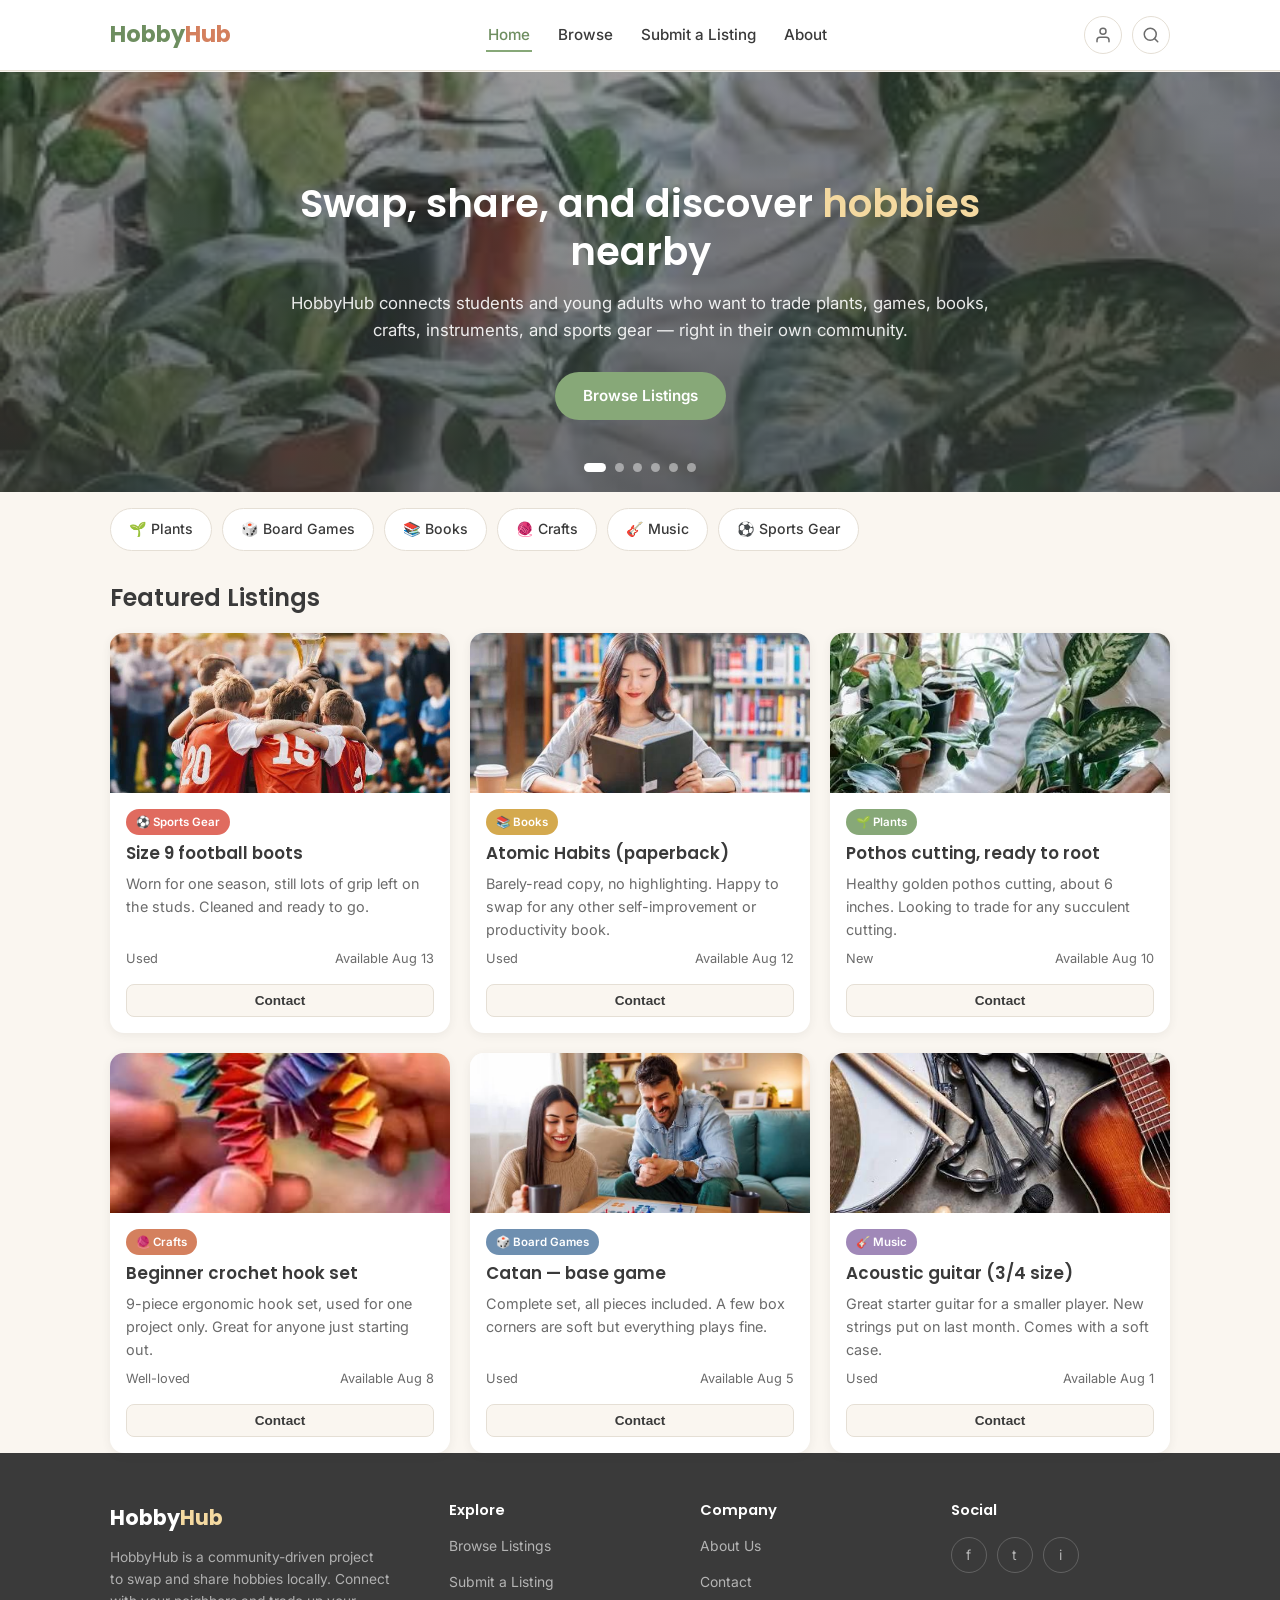
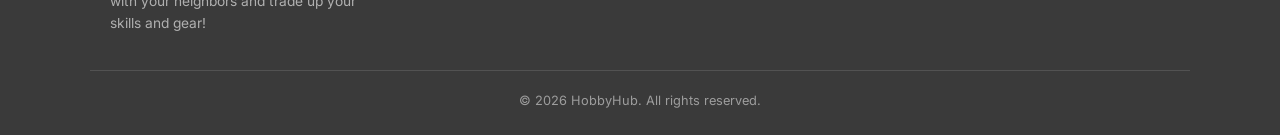
<file: index.html>
<!DOCTYPE html>
<html lang="en">
<head>
  <meta charset="UTF-8">
  <meta name="viewport" content="width=device-width, initial-scale=1.0">
  <title>HobbyHub — Local Hobby Swap &amp; Share</title>
  <meta name="description" content="Find and share hobby items and skills with your local community — plants, games, books, crafts, music, and sports gear.">
  <link rel="stylesheet" href="css/styles.css">
</head>
<body>

  <header class="site-header">
    <nav class="nav-wrapper" aria-label="Main navigation">
      <a href="index.html" class="logo">Hobby<span>Hub</span></a>

      <div class="nav-actions">
        <div class="nav-search-wrap" id="navSearchWrap">
          <button class="nav-search-toggle" id="navSearchToggle" aria-label="Toggle search" aria-expanded="false">
            <svg viewBox="0 0 24 24" fill="none" stroke="currentColor" stroke-width="2" stroke-linecap="round" stroke-linejoin="round">
              <circle cx="11" cy="11" r="8"></circle>
              <line x1="21" y1="21" x2="16.65" y2="16.65"></line>
            </svg>
          </button>
          <form class="nav-search" id="navSearchForm" role="search">
            <input
              type="search"
              id="navSearchInput"
              class="nav-search-input"
              placeholder="Search listings..."
              aria-label="Search listings">
          </form>
        </div>

        <div class="nav-user" id="navUser">
          <button class="user-icon-btn" id="userIconBtn" aria-haspopup="true" aria-expanded="false" aria-label="Account menu">
            <svg viewBox="0 0 24 24" fill="none" stroke="currentColor" stroke-width="2" stroke-linecap="round" stroke-linejoin="round">
              <path d="M20 21v-2a4 4 0 0 0-4-4H8a4 4 0 0 0-4 4v2"></path>
              <circle cx="12" cy="7" r="4"></circle>
            </svg>
          </button>
          <div class="user-dropdown" id="userDropdown">
            <a href="#" class="dropdown-item">Log In</a>
            <a href="#" class="dropdown-item">Sign Up</a>
          </div>
        </div>

        <button class="nav-toggle" id="navToggle" aria-label="Toggle navigation menu" aria-expanded="false">&#9776;</button>
      </div>

      <ul class="nav-links" id="navLinks">
        <li><a href="index.html" aria-current="page">Home</a></li>
        <li><a href="browse.html">Browse</a></li>
        <li><a href="submit.html">Submit a Listing</a></li>
        <li><a href="about.html">About</a></li>
      </ul>
    </nav>
  </header>

  <main>
    <section class="hero" id="heroSlider">
      <div class="hero-slides">
        <div class="hero-slide active" style="background-image:url('images/hero-plant.jpeg')"></div>
        <div class="hero-slide" style="background-image:url('images/hero-games.jpeg')"></div>
        <div class="hero-slide" style="background-image:url('images/hero-books.jpeg')"></div>
        <div class="hero-slide" style="background-image:url('images/hero-craft.jpeg')"></div>
        <div class="hero-slide" style="background-image:url('images/hero-music.jpeg')"></div>
        <div class="hero-slide" style="background-image:url('images/hero-sport.jpeg')"></div>
      </div>
      <div class="hero-overlay"></div>

      <div class="hero-inner">
        <h1>Swap, share, and discover <span>hobbies</span> nearby</h1>
        <p>HobbyHub connects students and young adults who want to trade plants, games, books, crafts, instruments, and sports gear — right in their own community.</p>
        <a href="browse.html" class="btn btn-primary">Browse Listings</a>
      </div>

      <div class="hero-dots" id="heroDots" role="group" aria-label="Hero image slides">
        <button class="hero-dot active" data-slide="0" aria-label="Show plants slide"></button>
        <button class="hero-dot" data-slide="1" aria-label="Show board games slide"></button>
        <button class="hero-dot" data-slide="2" aria-label="Show books slide"></button>
        <button class="hero-dot" data-slide="3" aria-label="Show crafts slide"></button>
        <button class="hero-dot" data-slide="4" aria-label="Show music slide"></button>
        <button class="hero-dot" data-slide="5" aria-label="Show sports slide"></button>
      </div>
    </section>

    <nav class="category-pills" aria-label="Browse by category">
      <a href="browse.html?category=plants" class="pill">🌱 Plants</a>
      <a href="browse.html?category=games" class="pill">🎲 Board Games</a>
      <a href="browse.html?category=books" class="pill">📚 Books</a>
      <a href="browse.html?category=crafts" class="pill">🧶 Crafts</a>
      <a href="browse.html?category=music" class="pill">🎸 Music</a>
      <a href="browse.html?category=sports" class="pill">⚽ Sports Gear</a>
    </nav>

    <section class="container">
      <h2 class="section-title">Featured Listings</h2>
      <div class="listings-grid" id="featuredGrid">
        <!-- Populated dynamically by js/listings-data.js + js/main.js -->
      </div>
    </section>
  </main>

<footer class="site-footer">
  <div class="container footer-inner">
    <div class="footer-brand">
      <a href="index.html" class="logo">Hobby<span>Hub</span></a>
      <p>HobbyHub is a community-driven project to swap and share hobbies locally. Connect with your neighbors and trade up your skills and gear!</p>
    </div>
    <div class="footer-col">
      <h3>Explore</h3>
      <ul>
        <li><a href="browse.html">Browse Listings</a></li>
        <li><a href="submit.html">Submit a Listing</a></li>
      </ul>
    </div>
    <div class="footer-col">
      <h3>Company</h3>
      <ul>
        <li><a href="about.html">About Us</a></li>
        <li><a href="mailto:contact@hobbyhub.local">Contact</a></li>
      </ul>
    </div>
    <div class="footer-col">
      <h3>Social</h3>
      <div class="footer-social">
        <a href="#" aria-label="Facebook">f</a>
        <a href="#" aria-label="Twitter">t</a>
        <a href="#" aria-label="Instagram">i</a>
      </div>
    </div>
  </div>
  <div class="footer-bottom">
    <p>&copy; 2026 HobbyHub. All rights reserved.</p>
  </div>
</footer>

  <script src="js/listings-data.js"></script>
  <script src="js/main.js"></script>
</body>
</html>
</file>
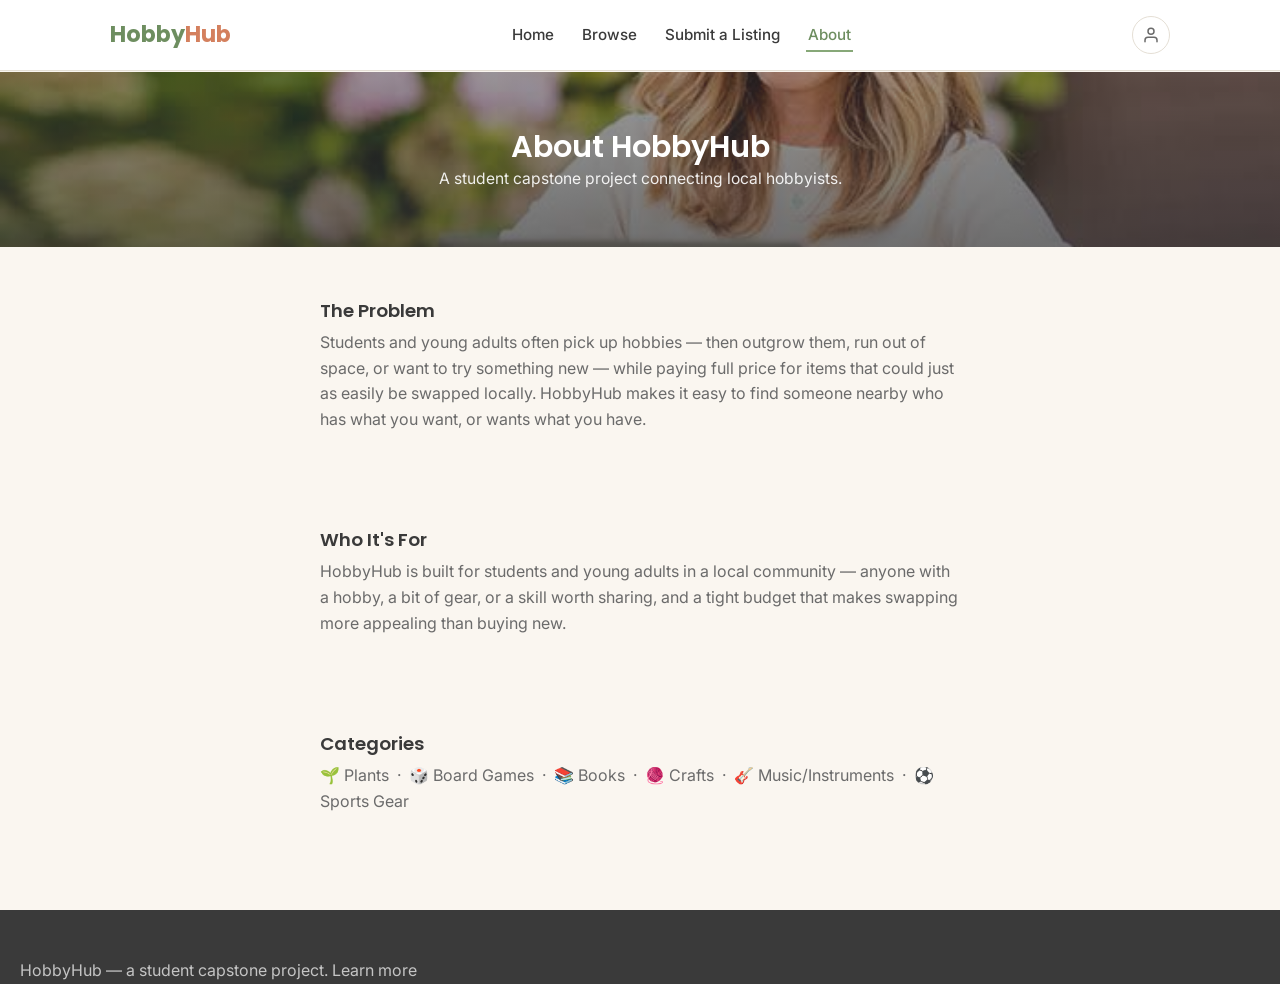
<file: about.html>
<!DOCTYPE html>
<html lang="en">
<head>
  <meta charset="UTF-8">
  <meta name="viewport" content="width=device-width, initial-scale=1.0">
  <title>About — HobbyHub</title>
  <meta name="description" content="Learn about HobbyHub's mission to connect local hobbyists through swapping and sharing.">
  <link rel="stylesheet" href="css/styles.css">
</head>
<body>

  <header class="site-header">
    <nav class="nav-wrapper" aria-label="Main navigation">
      <a href="index.html" class="logo">Hobby<span>Hub</span></a>

      <form class="nav-search" id="navSearchForm" role="search">
        <input
          type="search"
          id="navSearchInput"
          class="nav-search-input"
          placeholder="Search listings..."
          aria-label="Search listings">
      </form>

      <div class="nav-actions">
        <div class="nav-user" id="navUser">
          <button class="user-icon-btn" id="userIconBtn" aria-haspopup="true" aria-expanded="false" aria-label="Account menu">
            <svg viewBox="0 0 24 24" fill="none" stroke="currentColor" stroke-width="2" stroke-linecap="round" stroke-linejoin="round">
              <path d="M20 21v-2a4 4 0 0 0-4-4H8a4 4 0 0 0-4 4v2"></path>
              <circle cx="12" cy="7" r="4"></circle>
            </svg>
          </button>
          <div class="user-dropdown" id="userDropdown">
            <a href="#" class="dropdown-item">Log In</a>
            <a href="#" class="dropdown-item">Sign Up</a>
          </div>
        </div>

        <button class="nav-toggle" id="navToggle" aria-label="Toggle navigation menu" aria-expanded="false">&#9776;</button>
      </div>

      <ul class="nav-links" id="navLinks">
        <li><a href="index.html">Home</a></li>
        <li><a href="browse.html">Browse</a></li>
        <li><a href="submit.html">Submit a Listing</a></li>
        <li><a href="about.html" aria-current="page">About</a></li>
      </ul>
    </nav>
  </header>

  <main>
    <section class="page-hero page-hero-about">
      <div class="page-hero-inner">
        <h1 style="margin-bottom:0;">About HobbyHub</h1>
        <p>A student capstone project connecting local hobbyists.</p>
      </div>
    </section>
    <div class="container">
    <article style="max-width:640px; margin:0 auto; padding:24px 0 48px;">
      <section style="margin-bottom:28px;">
        <h2 style="font-size:1.15rem; margin-bottom:8px;">The Problem</h2>
        <p style="color:var(--color-text-light);">
          Students and young adults often pick up hobbies — then outgrow them, run out of space,
          or want to try something new — while paying full price for items that could just as
          easily be swapped locally. HobbyHub makes it easy to find someone nearby who has what
          you want, or wants what you have.
        </p>
      </section>

      <section style="margin-bottom:28px;">
        <h2 style="font-size:1.15rem; margin-bottom:8px;">Who It's For</h2>
        <p style="color:var(--color-text-light);">
          HobbyHub is built for students and young adults in a local community — anyone with a
          hobby, a bit of gear, or a skill worth sharing, and a tight budget that makes swapping
          more appealing than buying new.
        </p>
      </section>

      <section>
        <h2 style="font-size:1.15rem; margin-bottom:8px;">Categories</h2>
        <p style="color:var(--color-text-light);">
          🌱 Plants &nbsp;·&nbsp; 🎲 Board Games &nbsp;·&nbsp; 📚 Books &nbsp;·&nbsp;
          🧶 Crafts &nbsp;·&nbsp; 🎸 Music/Instruments &nbsp;·&nbsp; ⚽ Sports Gear
        </p>
      </section>
    </article>
    </div>
  </main>

  <footer class="site-footer">
    <p>HobbyHub &mdash; a student capstone project. <a href="about.html">Learn more</a></p>
  </footer>

  <script src="js/listings-data.js"></script>
  <script src="js/main.js"></script>
</body>
</html>
</file>
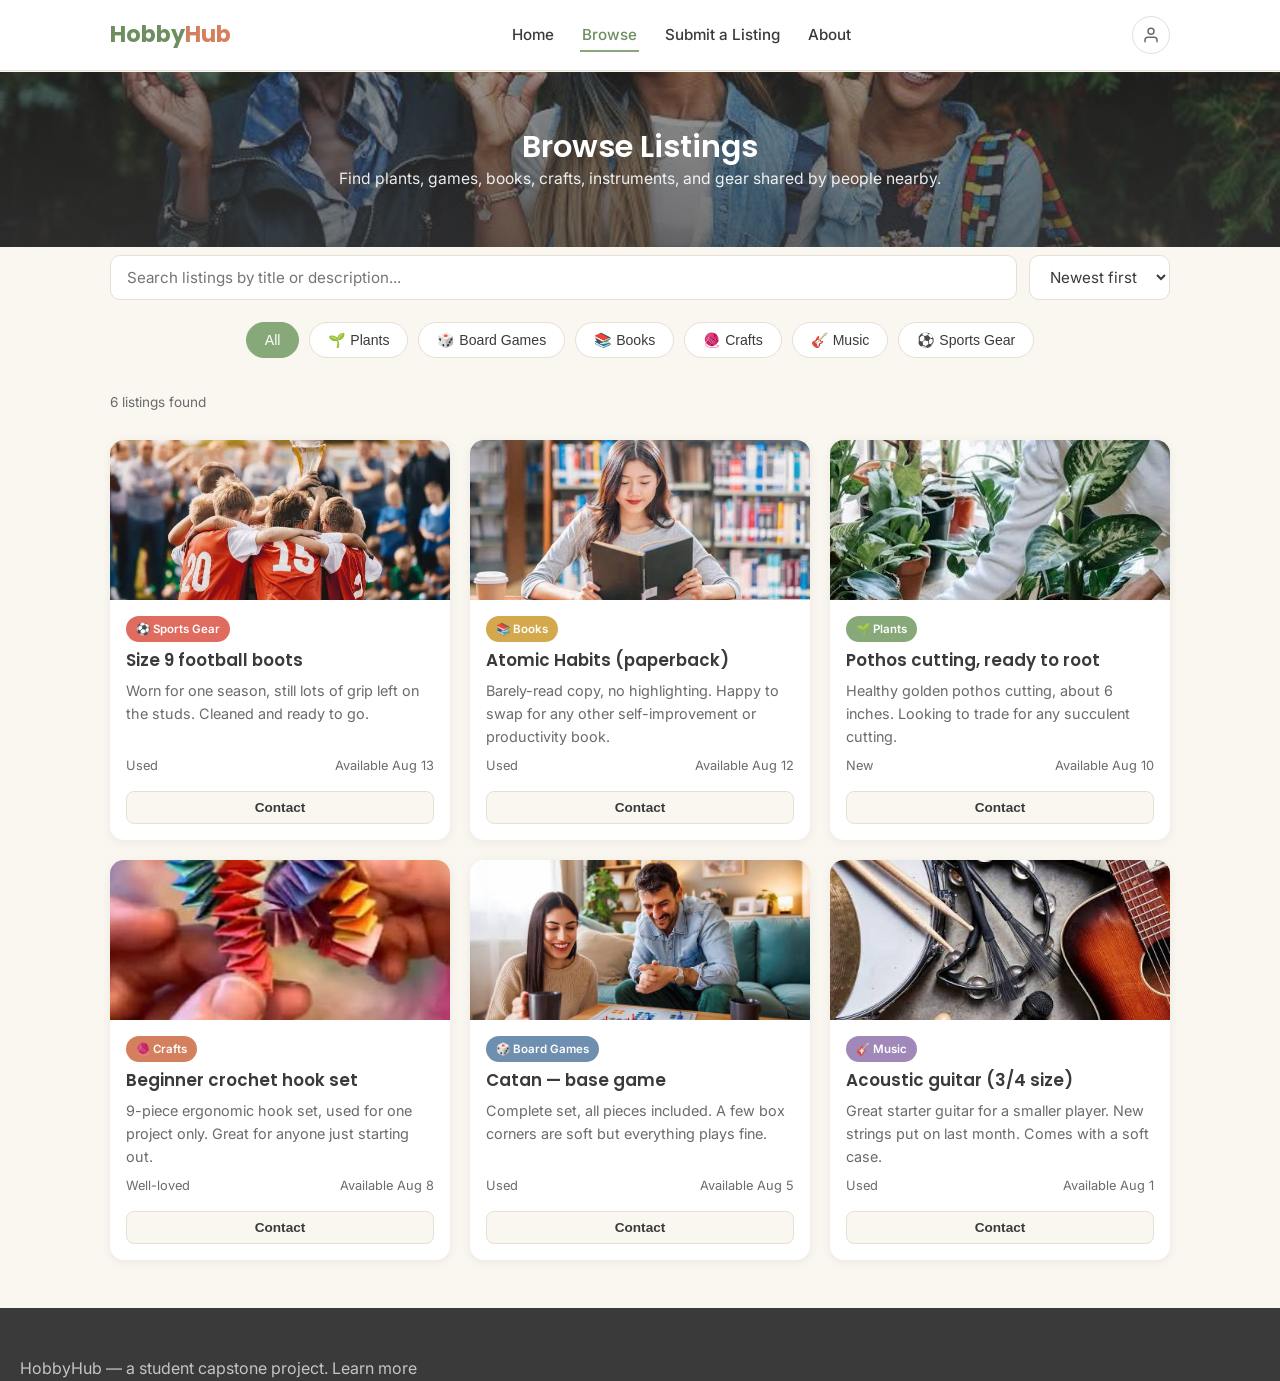
<file: browse.html>
<!DOCTYPE html>
<html lang="en">
<head>
  <meta charset="UTF-8">
  <meta name="viewport" content="width=device-width, initial-scale=1.0">
  <title>Browse Listings — HobbyHub</title>
  <meta name="description" content="Browse and filter local hobby swap listings by category, search term, and sort order.">
  <link rel="stylesheet" href="css/styles.css">
</head>
<body>

  <header class="site-header">
    <nav class="nav-wrapper" aria-label="Main navigation">
      <a href="index.html" class="logo">Hobby<span>Hub</span></a>

      <form class="nav-search" id="navSearchForm" role="search">
        <input
          type="search"
          id="navSearchInput"
          class="nav-search-input"
          placeholder="Search listings..."
          aria-label="Search listings">
      </form>

      <div class="nav-actions">
        <div class="nav-user" id="navUser">
          <button class="user-icon-btn" id="userIconBtn" aria-haspopup="true" aria-expanded="false" aria-label="Account menu">
            <svg viewBox="0 0 24 24" fill="none" stroke="currentColor" stroke-width="2" stroke-linecap="round" stroke-linejoin="round">
              <path d="M20 21v-2a4 4 0 0 0-4-4H8a4 4 0 0 0-4 4v2"></path>
              <circle cx="12" cy="7" r="4"></circle>
            </svg>
          </button>
          <div class="user-dropdown" id="userDropdown">
            <a href="#" class="dropdown-item">Log In</a>
            <a href="#" class="dropdown-item">Sign Up</a>
          </div>
        </div>

        <button class="nav-toggle" id="navToggle" aria-label="Toggle navigation menu" aria-expanded="false">&#9776;</button>
      </div>

      <ul class="nav-links" id="navLinks">
        <li><a href="index.html">Home</a></li>
        <li><a href="browse.html" aria-current="page">Browse</a></li>
        <li><a href="submit.html">Submit a Listing</a></li>
        <li><a href="about.html">About</a></li>
      </ul>
    </nav>
  </header>

  <main>
    <section class="page-hero page-hero-browse">
      <div class="page-hero-inner">
        <h1 style="margin-bottom:0;">Browse Listings</h1>
        <p>Find plants, games, books, crafts, instruments, and gear shared by people nearby.</p>
      </div>
    </section>

    <div class="container">
    <div class="browse-controls">
      <div class="search-sort-row">
        <input
          type="text"
          id="searchInput"
          class="search-input"
          placeholder="Search listings by title or description..."
          aria-label="Search listings">
        <select id="sortSelect" class="sort-select" aria-label="Sort listings">
          <option value="newest">Newest first</option>
          <option value="oldest">Oldest first</option>
          <option value="az">Title: A–Z</option>
          <option value="za">Title: Z–A</option>
        </select>
      </div>

      <nav class="category-pills" id="categoryPills" aria-label="Filter by category" style="padding-left:0; padding-right:0;">
        <button class="pill active" data-category="all">All</button>
        <button class="pill" data-category="plants">🌱 Plants</button>
        <button class="pill" data-category="games">🎲 Board Games</button>
        <button class="pill" data-category="books">📚 Books</button>
        <button class="pill" data-category="crafts">🧶 Crafts</button>
        <button class="pill" data-category="music">🎸 Music</button>
        <button class="pill" data-category="sports">⚽ Sports Gear</button>
      </nav>
    </div>

    <p class="results-count" id="resultsCount"></p>

    <section>
      <div class="listings-grid" id="listingsGrid">
        <!-- Populated dynamically by js/listings-data.js + js/browse.js -->
      </div>
      <p class="empty-state" id="emptyState" style="display:none;">No listings match your search. Try a different keyword or category.</p>
    </section>
    </div>
  </main>

  <footer class="site-footer">
    <p>HobbyHub &mdash; a student capstone project. <a href="about.html">Learn more</a></p>
  </footer>

  <script src="js/listings-data.js"></script>
  <script src="js/main.js"></script>
  <script src="js/browse.js"></script>
</body>
</html>
</file>
<file: css/styles.css>
/* ============================================
   HobbyHub — Shared Stylesheet
   ============================================ */

@import url("https://fonts.googleapis.com/css2?family=Poppins:wght@500;600;700&family=Inter:wght@400;500;600&display=swap");

:root {
  --color-bg: #faf6f0;
  --color-surface: #ffffff;
  --color-primary: #87a878;
  --color-primary-dark: #6e8e60;
  --color-secondary: #d4805e;
  --color-text: #3a3a3a;
  --color-text-light: #6b6b6b;
  --color-border: #e5dfd5;

  --cat-plants: #87a878;
  --cat-games: #6e8fb0;
  --cat-books: #d4a94e;
  --cat-crafts: #d4805e;
  --cat-music: #a088b8;
  --cat-sports: #e06b5f;

  --font-heading: "Poppins", sans-serif;
  --font-body: "Inter", sans-serif;

  --radius: 14px;
  --shadow: 0 2px 10px rgba(58, 58, 58, 0.08);
  --shadow-hover: 0 6px 20px rgba(58, 58, 58, 0.14);
}

* {
  box-sizing: border-box;
  margin: 0;
  padding: 0;
}

html {
  overflow-x: hidden;
  width: 100%;
}

body {
  padding-top: 72px; 
  font-family: var(--font-body);
  background: var(--color-bg);
  color: var(--color-text);
  line-height: 1.6;
  overflow-x: hidden;
  width: 100%;
}

img {
  max-width: 100%;
  display: block;
}

a {
  text-decoration: none;
  color: inherit;
}

h1,
h2,
h3 {
  font-family: var(--font-heading);
  font-weight: 600;
  line-height: 1.25;
}

.container {
  width: 100%;
  max-width: 1100px;
  margin: 0 auto;
  padding: 0 20px;
}

/* ---------- Header / Nav ---------- */
.site-header {
  background: var(--color-surface);
  border-bottom: 1px solid var(--color-border);
  position: fixed;
  top: 0;
  width: 100%;
  z-index: 1000;
}

.nav-wrapper {
  display: flex;
  align-items: center;
  justify-content: space-between;
  flex-wrap: wrap;
  padding: 16px 20px;
  max-width: 1100px;
  margin: 0 auto;
  gap: 12px 16px;
  position: relative;
}

.logo {
  font-family: var(--font-heading);
  font-weight: 700;
  font-size: 1.4rem;
  color: var(--color-primary-dark);
  flex: 0 0 auto;
  order: 1;
  white-space: nowrap;
}

.logo span {
  color: var(--color-secondary);
}

.nav-links {
  display: flex;
  gap: 24px;
  list-style: none;
  order: 2;
  flex: 1 1 auto;
  justify-content: center;
  flex-wrap: nowrap;
  min-width: 0;
}

.nav-links a {
  font-weight: 500;
  font-size: 0.95rem;
  color: var(--color-text);
  transition: color 0.2s;
  padding: 6px 2px;
  border-bottom: 2px solid transparent;
  white-space: nowrap;
}

.nav-links a:hover,
.nav-links a[aria-current="page"] {
  color: var(--color-primary-dark);
  border-bottom-color: var(--color-primary);
}

.nav-toggle {
  display: none;
  background: none;
  border: none;
  font-size: 1.6rem;
  cursor: pointer;
  color: var(--color-text);
}

/* ---------- Header Search (expandable) ---------- */
.nav-search-wrap {
  display: flex;
  align-items: center;
  position: relative;
  order: 3;
}

.nav-search-toggle {
  display: flex;
  align-items: center;
  justify-content: center;
  width: 38px;
  height: 38px;
  border-radius: 50%;
  border: 1px solid var(--color-border);
  background: var(--color-surface);
  color: var(--color-text-light);
  cursor: pointer;
  transition: all 0.2s;
  flex: 0 0 auto;
}

.nav-search {
  display: none;
  position: absolute;
  top: 100%;
  right: 0;
  margin-top: 10px;
  width: 250px;
  z-index: 1000;
}

.nav-search.active {
  display: block;
}

.nav-search-toggle svg {
  width: 18px;
  height: 18px;
}

.nav-search-toggle:hover,
.nav-search-toggle.active {
  border-color: var(--color-primary);
  color: var(--color-primary-dark);
}

.nav-search {
  width: 220px;
  max-width: 0;
  overflow: hidden;
  opacity: 0;
  margin: 0;
  transition:
    max-width 0.28s ease,
    opacity 0.2s ease;
}

.nav-search-wrap.open .nav-search {
  max-width: 220px;
  opacity: 1;
}

.nav-search-input {
  width: 100%;
  font-family: var(--font-body);
  font-size: 0.9rem;
  padding: 9px 16px;
  border: 1px solid var(--color-border);
  border-radius: 999px;
  background: var(--color-bg);
  color: var(--color-text);
}

.nav-search-input:focus {
  outline: none;
  border-color: var(--color-primary);
}

/* ---------- Nav Actions / User Icon ---------- */
.nav-actions {
  display: flex;
  align-items: center;
  gap: 10px;
  order: 4;
  flex: 0 0 auto;
}

.nav-user {
  position: relative;
}

.user-icon-btn {
  display: flex;
  align-items: center;
  justify-content: center;
  width: 38px;
  height: 38px;
  border-radius: 50%;
  border: 1px solid var(--color-border);
  background: var(--color-surface);
  color: var(--color-text-light);
  cursor: pointer;
  transition: all 0.2s;
}

.user-icon-btn svg {
  width: 18px;
  height: 18px;
}

.user-icon-btn:hover,
.user-icon-btn.active {
  border-color: var(--color-primary);
  color: var(--color-primary-dark);
}

.user-dropdown {
  position: absolute;
  top: calc(100% + 10px);
  right: 0;
  min-width: 150px;
  background: var(--color-surface);
  border: 1px solid var(--color-border);
  border-radius: 10px;
  box-shadow: var(--shadow-hover);
  padding: 6px;
  display: none;
  flex-direction: column;
  z-index: 200;
}

.user-dropdown.open {
  display: flex;
}

.dropdown-item {
  padding: 9px 12px;
  font-size: 0.9rem;
  font-weight: 500;
  border-radius: 6px;
  color: var(--color-text);
}

.dropdown-item:hover {
  background: var(--color-bg);
  color: var(--color-primary-dark);
}

/* ---------- Hero Slider ---------- */
.hero {
  position: relative;
  text-align: center;
  padding: 100px 20px 64px;
  margin: 0 0 8px;
  overflow: hidden;
  min-height: 420px;
  display: flex;
  align-items: center;
  justify-content: center;
}

.hero-slides {
  position: absolute;
  inset: 0;
  z-index: 0;
}

.hero-slide {
  position: absolute;
  inset: 0;
  background-size: cover;
  background-position: center;
  background-repeat: no-repeat;
  opacity: 0;
  transform: scale(1.06) translateX(2%);
  transition:
    opacity 1.1s ease,
    transform 6s ease;
}

.hero-slide-plants {
  background-image: url("../images/hero-plant.jpeg");
}
.hero-slide-games {
  background-image: url("../images/hero-games.jpeg");
}
.hero-slide-books {
  background-image: url("../images/hero-books.jpeg");
}
.hero-slide-craft {
  background-image: url("../images/hero-craft.jpeg");
}
.hero-slide-music {
  background-image: url("../images/hero-music.jpeg");
}
.hero-slide-sport {
  background-image: url("../images/hero-sport.jpeg");
}

.hero-slide.active {
  opacity: 1;
  transform: scale(1) translateX(0);
  z-index: 1;
}

.hero-overlay {
  position: absolute;
  inset: 0;
  z-index: 1;
  background: linear-gradient(
    180deg,
    rgba(58, 58, 58, 0.5) 0%,
    rgba(58, 58, 58, 0.72) 100%
  );
}

.hero-inner {
  position: relative;
  z-index: 2;
  max-width: 700px;
  margin: 0 auto;
}

.hero h1 {
  font-size: 2.4rem;
  margin-bottom: 14px;
  color: #fff;
}

.hero h1 span {
  color: #f4d9a0;
}

.hero p {
  font-size: 1.05rem;
  color: rgba(255, 255, 255, 0.9);
  margin-bottom: 28px;
}

.hero-dots {
  position: absolute;
  bottom: 20px;
  left: 0;
  right: 0;
  z-index: 2;
  display: flex;
  justify-content: center;
  gap: 9px;
}

.hero-dot {
  width: 9px;
  height: 9px;
  border-radius: 50%;
  border: none;
  background: rgba(255, 255, 255, 0.45);
  cursor: pointer;
  padding: 0;
  transition: all 0.25s ease;
}

.hero-dot.active {
  background: #fff;
  width: 22px;
  border-radius: 5px;
}

/* ---------- Page Hero (compact banner for Browse/Submit/About) ---------- */
.page-hero {
  position: relative;
  padding: 56px 20px;
  margin-bottom: 8px;
  text-align: center;
  background-size: cover;
  background-position: center;
  background-repeat: no-repeat;
}

.page-hero-browse {
  background-image: url("../images/heroBrowse.jpeg");
}
.page-hero-submit {
  background-image: url("../images/heroSubmit.jpeg");
}
.page-hero-about {
  background-image: url("../images/heroAbout.jpeg");
}

.page-hero::before {
  content: "";
  position: absolute;
  inset: 0;
  background: linear-gradient(
    180deg,
    rgba(58, 58, 58, 0.5) 0%,
    rgba(58, 58, 58, 0.72) 100%
  );
}

.page-hero-inner {
  position: relative;
  z-index: 1;
  max-width: 640px;
  margin: 0 auto;
}

.page-hero h1 {
  color: #fff;
  font-size: 1.9rem;
  margin-bottom: 8px;
}

.page-hero p {
  color: rgba(255, 255, 255, 0.9);
  font-size: 0.98rem;
}

.btn {
  display: inline-block;
  font-family: var(--font-body);
  font-weight: 600;
  font-size: 0.95rem;
  padding: 12px 28px;
  border-radius: 999px;
  border: none;
  cursor: pointer;
  transition:
    transform 0.15s ease,
    box-shadow 0.15s ease;
}

.btn-primary {
  background: var(--color-primary);
  color: #fff;
}

.btn-secondary {
  background: var(--color-secondary);
  color: #fff;
}

.btn:hover {
  transform: translateY(-2px);
  box-shadow: var(--shadow-hover);
}

/* ---------- Category Pills ---------- */
.category-pills {
  display: flex;
  gap: 10px;
  overflow-x: auto;
  padding: 8px 20px 24px;
  max-width: 1100px;
  margin: 0 auto;
  scrollbar-width: none;
}

.category-pills::-webkit-scrollbar {
  display: none;
}

.pill {
  flex: 0 0 auto;
  background: var(--color-surface);
  border: 1px solid var(--color-border);
  color: var(--color-text);
  font-size: 0.88rem;
  font-weight: 500;
  padding: 9px 18px;
  border-radius: 999px;
  cursor: pointer;
  transition: all 0.2s;
  white-space: nowrap;
}

.pill:hover {
  border-color: var(--color-primary);
}

.pill.active {
  background: var(--color-primary);
  border-color: var(--color-primary);
  color: #fff;
}

/* ---------- Section Titles ---------- */
.section-title {
  font-size: 1.5rem;
  margin: 8px 0 20px;
}

section {
  padding: 20px 0 48px;
}

/* ---------- Listings Grid ---------- */
.listings-grid {
  display: grid;
  grid-template-columns: 1fr;
  gap: 20px;
}

@media (min-width: 640px) {
  .listings-grid {
    grid-template-columns: repeat(2, 1fr);
  }
}

@media (min-width: 960px) {
  .listings-grid {
    grid-template-columns: repeat(3, 1fr);
  }
}

.listing-card {
  background: var(--color-surface);
  border-radius: var(--radius);
  overflow: hidden;
  box-shadow: var(--shadow);
  transition:
    transform 0.2s ease,
    box-shadow 0.2s ease;
  display: flex;
  flex-direction: column;
}

.listing-card:hover {
  transform: translateY(-4px);
  box-shadow: var(--shadow-hover);
}

.listing-card .card-img {
  width: 100%;
  height: 160px;
  object-fit: cover;
  background: var(--color-border);
}

.card-body {
  padding: 16px;
  display: flex;
  flex-direction: column;
  gap: 8px;
  flex: 1;
}

.card-body h3 {
  font-size: 1.05rem;
}

.card-body p {
  font-size: 0.9rem;
  color: var(--color-text-light);
  flex: 1;
}

.card-meta {
  display: flex;
  justify-content: space-between;
  align-items: center;
  font-size: 0.8rem;
  color: var(--color-text-light);
}

.tag {
  display: inline-block;
  font-size: 0.72rem;
  font-weight: 600;
  color: #fff;
  padding: 4px 10px;
  border-radius: 999px;
  width: fit-content;
}

.tag-plants {
  background: var(--cat-plants);
}
.tag-games {
  background: var(--cat-games);
}
.tag-books {
  background: var(--cat-books);
}
.tag-crafts {
  background: var(--cat-crafts);
}
.tag-music {
  background: var(--cat-music);
}
.tag-sports {
  background: var(--cat-sports);
}

.card-contact-btn {
  margin-top: 6px;
  background: var(--color-bg);
  border: 1px solid var(--color-border);
  color: var(--color-text);
  font-size: 0.85rem;
  font-weight: 600;
  padding: 8px;
  border-radius: 8px;
  cursor: pointer;
  transition: all 0.2s;
}

.card-contact-btn:hover {
  background: var(--color-primary);
  color: #fff;
  border-color: var(--color-primary);
}

/* ---------- Browse Controls ---------- */
.browse-controls {
  display: flex;
  flex-direction: column;
  gap: 14px;
  margin-bottom: 10px;
}

.search-sort-row {
  display: flex;
  gap: 12px;
  flex-wrap: wrap;
}

.search-input,
.sort-select {
  font-family: var(--font-body);
  font-size: 0.95rem;
  padding: 11px 16px;
  border: 1px solid var(--color-border);
  border-radius: 10px;
  background: var(--color-surface);
  color: var(--color-text);
}

.search-input {
  flex: 1;
  min-width: 200px;
}

.results-count {
  font-size: 0.85rem;
  color: var(--color-text-light);
  margin-bottom: 6px;
}

.empty-state {
  text-align: center;
  padding: 48px 20px;
  color: var(--color-text-light);
}

/* ---------- Forms ---------- */
.listing-form {
  background: var(--color-surface);
  border-radius: var(--radius);
  padding: 28px;
  max-width: 640px;
  margin: 0 auto;
  box-shadow: var(--shadow);
  display: flex;
  flex-direction: column;
  gap: 18px;
}

.form-group {
  display: flex;
  flex-direction: column;
  gap: 6px;
}

.form-group label {
  font-size: 0.9rem;
  font-weight: 600;
}

.form-group input,
.form-group select,
.form-group textarea {
  font-family: var(--font-body);
  font-size: 0.95rem;
  padding: 11px 14px;
  border: 1px solid var(--color-border);
  border-radius: 8px;
  background: var(--color-bg);
  color: var(--color-text);
}

.form-group textarea {
  resize: vertical;
  min-height: 90px;
}

.radio-group {
  display: flex;
  gap: 20px;
  flex-wrap: wrap;
}

.radio-option {
  display: flex;
  align-items: center;
  gap: 6px;
  font-size: 0.9rem;
  font-weight: 500;
}

.form-msg {
  font-size: 0.9rem;
  padding: 10px 14px;
  border-radius: 8px;
  display: none;
}

.form-msg.success {
  display: block;
  background: #e7f0e2;
  color: var(--color-primary-dark);
}

/* ---------- Footer ---------- */
.site-footer {
  background: var(--color-text);
  color: rgba(255, 255, 255, 0.7);
  padding: 48px 20px 0;
}

.footer-inner {
  display: grid;
  grid-template-columns: 1.4fr 1fr 1fr 1fr;
  gap: 32px;
  padding-bottom: 36px;
  border-bottom: 1px solid rgba(255, 255, 255, 0.12);
}

.footer-brand .logo {
  font-family: var(--font-heading);
  font-weight: 700;
  font-size: 1.3rem;
  color: #ffffff;
}

.footer-brand .logo span {
  color: #f4d9a0;
}

.footer-brand p {
  margin-top: 12px;
  font-size: 0.86rem;
  line-height: 1.6;
  color: rgba(255, 255, 255, 0.6);
  max-width: 280px;
}

.footer-social {
  display: flex;
  gap: 10px;
  margin-top: 18px;
}

.footer-social a {
  display: flex;
  align-items: center;
  justify-content: center;
  width: 36px;
  height: 36px;
  border-radius: 50%;
  border: 1px solid rgba(255, 255, 255, 0.2);
  color: rgba(255, 255, 255, 0.75);
  transition: all 0.2s;
}

.footer-social a:hover {
  border-color: var(--color-primary);
  color: var(--color-primary);
}

.footer-social svg {
  width: 16px;
  height: 16px;
}

.footer-col h3 {
  font-family: var(--font-heading);
  font-size: 0.92rem;
  font-weight: 600;
  color: #ffffff;
  margin-bottom: 14px;
}

.footer-col ul {
  list-style: none;
  display: flex;
  flex-direction: column;
  gap: 10px;
}

.footer-col a {
  font-size: 0.87rem;
  color: rgba(255, 255, 255, 0.62);
  transition: color 0.2s;
}

.footer-col a:hover {
  color: #ffffff;
}

.footer-bottom {
  max-width: 1100px;
  margin: 0 auto;
  padding: 20px 0 24px;
  text-align: center;
  font-size: 0.8rem;
  color: rgba(255, 255, 255, 0.5);
}

.footer-bottom a {
  color: rgba(255, 255, 255, 0.75);
  font-weight: 600;
}

.footer-bottom a:hover {
  color: #ffffff;
}

@media (max-width: 800px) {
  .footer-inner {
    grid-template-columns: 1fr 1fr;
  }
  .footer-brand {
    grid-column: 1 / -1;
  }
}

@media (max-width: 480px) {
  .footer-inner {
    grid-template-columns: 1fr;
  }
}

/* ---------- Responsive Nav (mobile) ---------- */
@media (max-width: 900px) {
  .nav-search-wrap {
    order: 5;
  }
}

@media (max-width: 700px) {
  .nav-toggle {
    display: block;
    order: 4;
  }

  .nav-actions {
    order: 3;
  }

  .nav-links {
    order: 10;
    position: absolute;
    top: 100%;
    left: 0;
    right: 0;
    background: var(--color-surface);
    flex-direction: column;
    flex-wrap: nowrap;
    justify-content: flex-start;
    gap: 0;
    max-height: 0;
    overflow: hidden;
    transition: max-height 0.25s ease;
    border-bottom: 1px solid var(--color-border);
  }

  .nav-links.open {
    max-height: 300px;
  }

  .nav-links li {
    border-top: 1px solid var(--color-border);
  }

  .nav-links a {
    display: block;
    padding: 14px 20px;
    border-bottom: none;
    white-space: normal;
  }

  .hero h1 {
    font-size: 1.9rem;
  }
}
</file>
